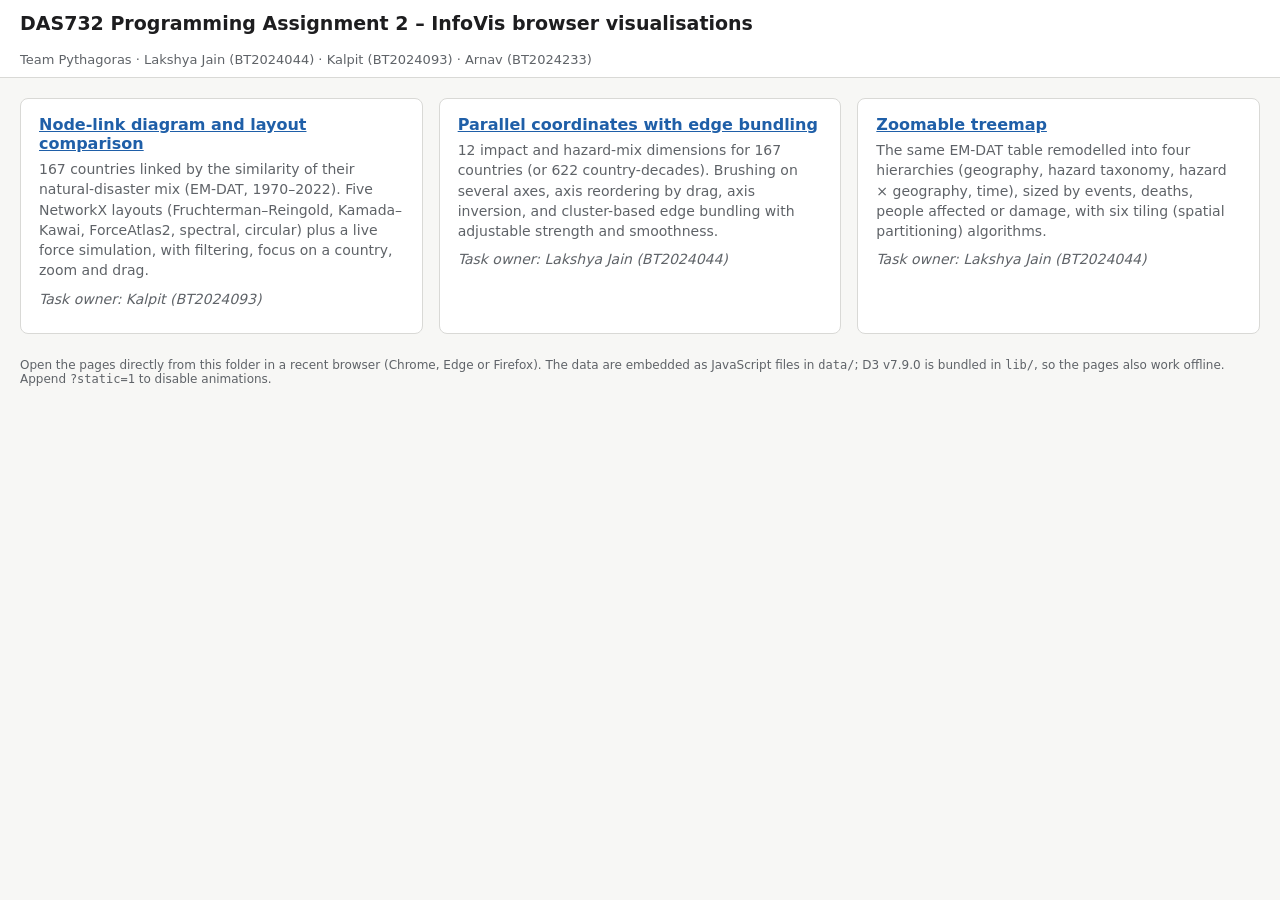
<file: code/web/index.html>
<!doctype html>
<html lang="en">
<head>
  <meta charset="utf-8">
  <meta name="viewport" content="width=device-width, initial-scale=1">
  <title>DAS732 A2 – InfoVis</title>
  <link rel="stylesheet" href="css/style.css">
</head>
<body>
  <header class="top">
    <h1>DAS732 Programming Assignment 2 – InfoVis browser visualisations</h1>
    <span class="sub">Team Pythagoras · Lakshya Jain (BT2024044) · Kalpit (BT2024093) · Arnav (BT2024233)</span>
  </header>
  <div class="cards">
    <div class="card">
      <h2><a href="network.html">Node-link diagram and layout comparison</a></h2>
      <p>167 countries linked by the similarity of their natural-disaster mix (EM-DAT, 1970–2022). Five NetworkX layouts
        (Fruchterman–Reingold, Kamada–Kawai, ForceAtlas2, spectral, circular) plus a live force simulation, with
        filtering, focus on a country, zoom and drag.</p>
      <p><i>Task owner: Kalpit (BT2024093)</i></p>
    </div>
    <div class="card">
      <h2><a href="parallel_coordinates.html">Parallel coordinates with edge bundling</a></h2>
      <p>12 impact and hazard-mix dimensions for 167 countries (or 622 country-decades). Brushing on several axes,
        axis reordering by drag, axis inversion, and cluster-based edge bundling with adjustable strength and smoothness.</p>
      <p><i>Task owner: Lakshya Jain (BT2024044)</i></p>
    </div>
    <div class="card">
      <h2><a href="treemap.html">Zoomable treemap</a></h2>
      <p>The same EM-DAT table remodelled into four hierarchies (geography, hazard taxonomy, hazard × geography, time),
        sized by events, deaths, people affected or damage, with six tiling (spatial partitioning) algorithms.</p>
      <p><i>Task owner: Lakshya Jain (BT2024044)</i></p>
    </div>
  </div>
  <div class="footer-note">Open the pages directly from this folder in a recent browser (Chrome, Edge or Firefox). The data are embedded as JavaScript files in <code>data/</code>; D3 v7.9.0 is bundled in <code>lib/</code>, so the pages also work offline. Append <code>?static=1</code> to disable animations.</div>
</body>
</html>
</file>
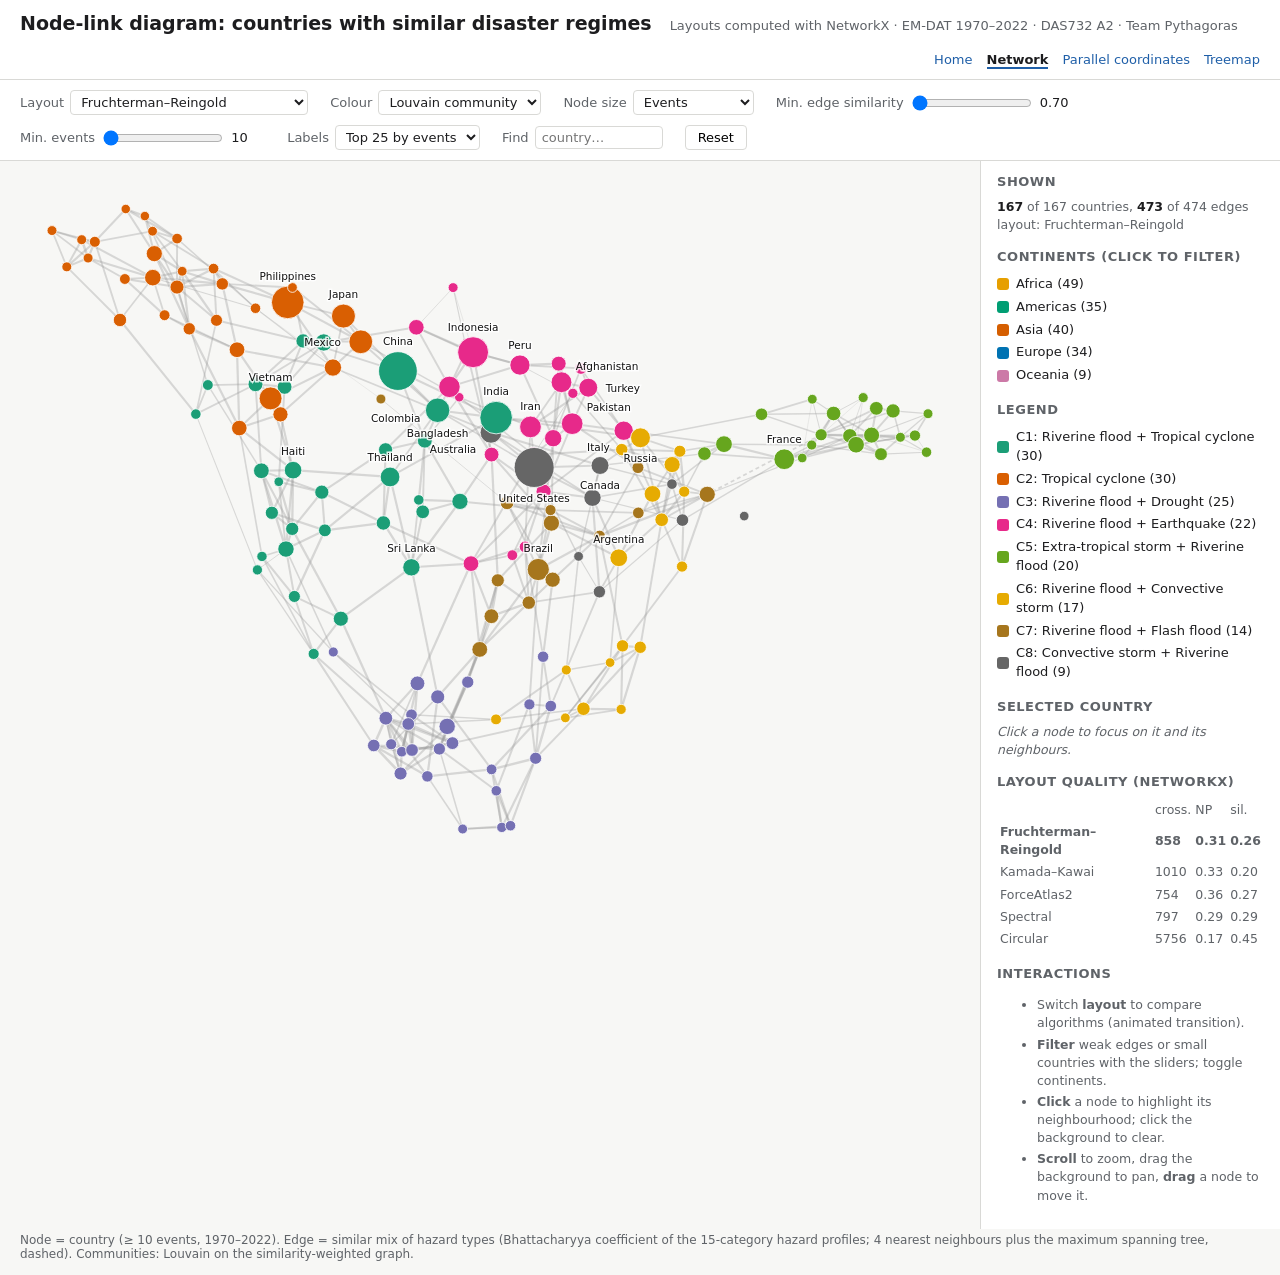
<file: code/web/network.html>
<!doctype html>
<html lang="en">
<head>
  <meta charset="utf-8">
  <meta name="viewport" content="width=device-width, initial-scale=1">
  <title>Disaster-Regime Network</title>
  <link rel="stylesheet" href="css/style.css">
  <script src="lib/d3.v7.9.0.min.js"></script>
  <script>window.d3 || document.write('<script src="https://cdn.jsdelivr.net/npm/d3@7.9.0/dist/d3.min.js"><\/script>');</script>
  <script src="data/network_data.js"></script>
</head>
<body>
  <header class="top">
    <h1>Node-link diagram: countries with similar disaster regimes</h1>
    <span class="sub">Layouts computed with NetworkX · EM-DAT 1970–2022 · DAS732 A2 · Team Pythagoras</span>
    <nav>
      <a href="index.html">Home</a>
      <a href="network.html" class="active">Network</a>
      <a href="parallel_coordinates.html">Parallel coordinates</a>
      <a href="treemap.html">Treemap</a>
    </nav>
  </header>
  <div class="controls">
    <label>Layout <select id="layout"></select></label>
    <label>Colour <select id="color"><option value="community">Louvain community</option><option value="continent">Continent</option></select></label>
    <label>Node size <select id="size">
      <option value="events">Events</option><option value="deaths">Deaths</option>
      <option value="degree">Degree</option><option value="betweenness">Betweenness</option></select></label>
    <label>Min. edge similarity <input type="range" id="minWeight" min="0.70" max="0.99" step="0.01" value="0.70"><span class="val" id="minWeightVal"></span></label>
    <label>Min. events <input type="range" id="minEvents" min="1" max="3" step="0.05" value="1"><span class="val" id="minEventsVal"></span></label>
    <label>Labels <select id="labels"><option value="top">Top 25 by events</option><option value="all">All</option><option value="none">None</option></select></label>
    <label>Find <input type="text" id="search" placeholder="country…" size="12"></label>
    <button id="reset">Reset</button>
  </div>
  <div class="layout">
    <div class="chart"><svg id="net"></svg></div>
    <aside class="side">
      <h3>Shown</h3>
      <div class="status" id="status"></div>
      <h3>Continents (click to filter)</h3>
      <div id="contFilter"></div>
      <h3>Legend</h3>
      <div id="legend"></div>
      <h3>Selected country</h3>
      <div class="status" id="info"><i>Click a node to focus on it and its neighbours.</i></div>
      <h3>Layout quality (NetworkX)</h3>
      <div class="status" id="metrics"></div>
      <h3>Interactions</h3>
      <ul class="help">
        <li>Switch <b>layout</b> to compare algorithms (animated transition).</li>
        <li><b>Filter</b> weak edges or small countries with the sliders; toggle continents.</li>
        <li><b>Click</b> a node to highlight its neighbourhood; click the background to clear.</li>
        <li><b>Scroll</b> to zoom, drag the background to pan, <b>drag</b> a node to move it.</li>
      </ul>
    </aside>
  </div>
  <div class="footer-note">Node = country (≥ 10 events, 1970–2022). Edge = similar mix of hazard types (Bhattacharyya coefficient of the 15-category hazard profiles; 4 nearest neighbours plus the maximum spanning tree, dashed). Communities: Louvain on the similarity-weighted graph.</div>
  <script src="js/common.js"></script>
  <script src="js/network.js"></script>
</body>
</html>
</file>
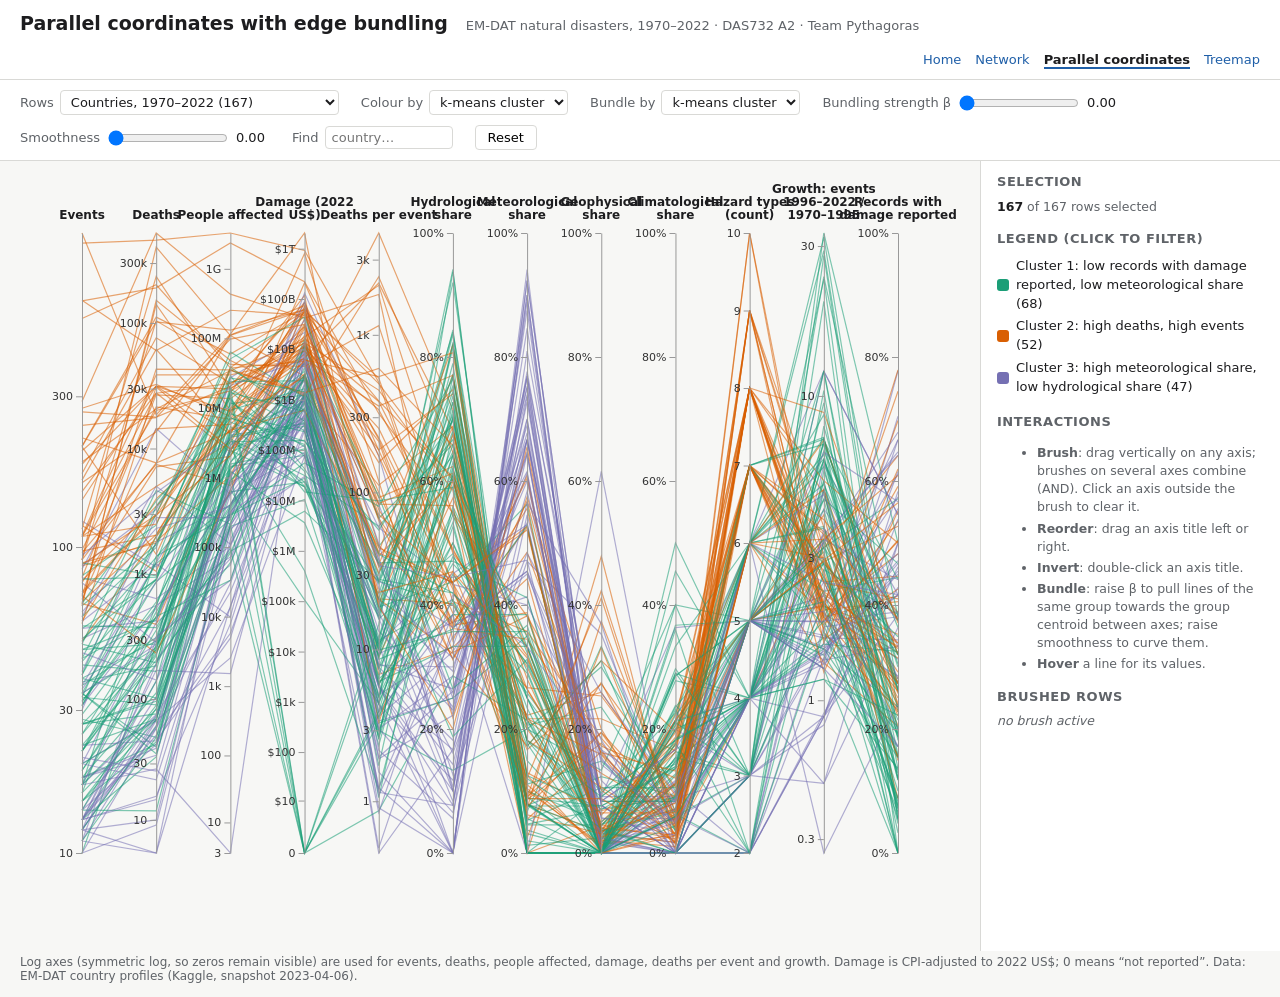
<file: code/web/parallel_coordinates.html>
<!doctype html>
<html lang="en">
<head>
  <meta charset="utf-8">
  <meta name="viewport" content="width=device-width, initial-scale=1">
  <title>Parallel Coordinates – Disaster Profiles</title>
  <link rel="stylesheet" href="css/style.css">
  <script src="lib/d3.v7.9.0.min.js"></script>
  <script>window.d3 || document.write('<script src="https://cdn.jsdelivr.net/npm/d3@7.9.0/dist/d3.min.js"><\/script>');</script>
  <script src="data/pcp_data.js"></script>
</head>
<body>
  <header class="top">
    <h1>Parallel coordinates with edge bundling</h1>
    <span class="sub">EM-DAT natural disasters, 1970–2022 · DAS732 A2 · Team Pythagoras</span>
    <nav>
      <a href="index.html">Home</a>
      <a href="network.html">Network</a>
      <a href="parallel_coordinates.html" class="active">Parallel coordinates</a>
      <a href="treemap.html">Treemap</a>
    </nav>
  </header>
  <div class="controls">
    <label>Rows
      <select id="view">
        <option value="country">Countries, 1970–2022 (167)</option>
        <option value="decade">Country-decades, 1970s–2010s (622)</option>
      </select>
    </label>
    <label>Colour by
      <select id="color">
        <option value="cluster">k-means cluster</option>
        <option value="continent">Continent</option>
      </select>
    </label>
    <label>Bundle by
      <select id="group">
        <option value="cluster">k-means cluster</option>
        <option value="continent">Continent</option>
      </select>
    </label>
    <label>Bundling strength β <input type="range" id="bundle" min="0" max="1" step="0.05" value="0"><span class="val" id="bundleVal">0</span></label>
    <label>Smoothness <input type="range" id="smooth" min="0" max="0.25" step="0.01" value="0"><span class="val" id="smoothVal">0</span></label>
    <label>Find <input type="text" id="search" placeholder="country…" size="12"></label>
    <button id="reset">Reset</button>
  </div>
  <div class="layout">
    <div class="chart"><svg id="pcp"></svg></div>
    <aside class="side">
      <h3>Selection</h3>
      <div class="status" id="status"></div>
      <h3>Legend (click to filter)</h3>
      <div id="legend"></div>
      <h3>Interactions</h3>
      <ul class="help">
        <li><b>Brush</b>: drag vertically on any axis; brushes on several axes combine (AND). Click an axis outside the brush to clear it.</li>
        <li><b>Reorder</b>: drag an axis title left or right.</li>
        <li><b>Invert</b>: double-click an axis title.</li>
        <li><b>Bundle</b>: raise β to pull lines of the same group towards the group centroid between axes; raise smoothness to curve them.</li>
        <li><b>Hover</b> a line for its values.</li>
      </ul>
      <h3>Brushed rows</h3>
      <div class="status" id="list"></div>
    </aside>
  </div>
  <div class="footer-note">Log axes (symmetric log, so zeros remain visible) are used for events, deaths, people affected, damage, deaths per event and growth. Damage is CPI-adjusted to 2022 US$; 0 means “not reported”. Data: EM-DAT country profiles (Kaggle, snapshot 2023-04-06).</div>
  <script src="js/common.js"></script>
  <script src="js/pcp.js"></script>
</body>
</html>
</file>
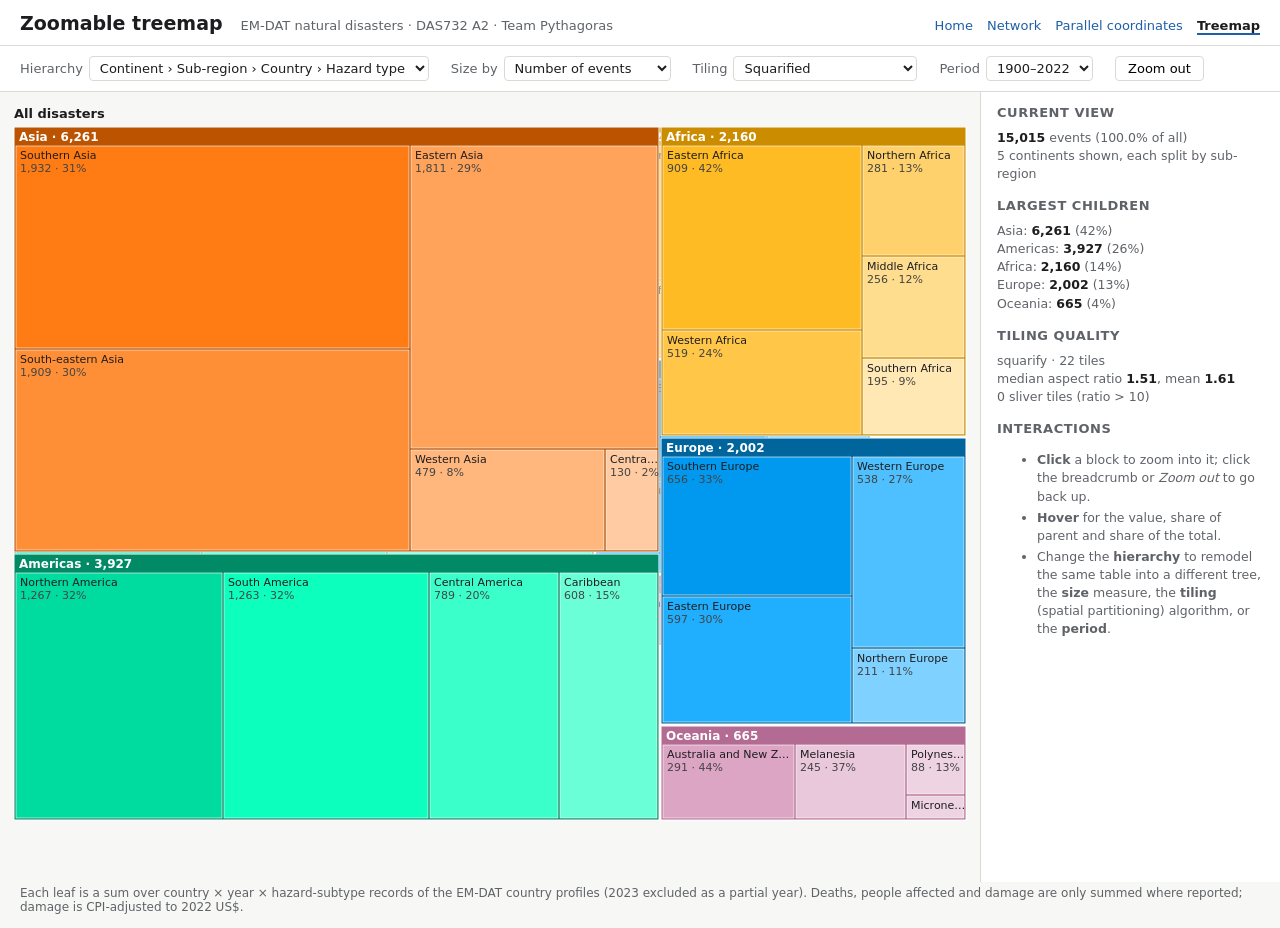
<file: code/web/treemap.html>
<!doctype html>
<html lang="en">
<head>
  <meta charset="utf-8">
  <meta name="viewport" content="width=device-width, initial-scale=1">
  <title>Zoomable Treemap – Disaster Impacts</title>
  <link rel="stylesheet" href="css/style.css">
  <script src="lib/d3.v7.9.0.min.js"></script>
  <script>window.d3 || document.write('<script src="https://cdn.jsdelivr.net/npm/d3@7.9.0/dist/d3.min.js"><\/script>');</script>
  <script src="data/treemap_data.js"></script>
</head>
<body>
  <header class="top">
    <h1>Zoomable treemap</h1>
    <span class="sub">EM-DAT natural disasters · DAS732 A2 · Team Pythagoras</span>
    <nav>
      <a href="index.html">Home</a>
      <a href="network.html">Network</a>
      <a href="parallel_coordinates.html">Parallel coordinates</a>
      <a href="treemap.html" class="active">Treemap</a>
    </nav>
  </header>
  <div class="controls">
    <label>Hierarchy
      <select id="hier">
        <option value="geo">Continent › Sub-region › Country › Hazard type</option>
        <option value="hazard">Hazard group › Type › Subtype › Continent</option>
        <option value="hazgeo">Hazard group › Type › Continent › Country</option>
        <option value="time">Decade › Hazard group › Type › Subtype</option>
      </select>
    </label>
    <label>Size by
      <select id="measure">
        <option value="events">Number of events</option>
        <option value="deaths">Deaths</option>
        <option value="affected">People affected</option>
        <option value="damage">Damage (2022 US$)</option>
      </select>
    </label>
    <label>Tiling
      <select id="tile">
        <option value="squarify">Squarified</option>
        <option value="binary">Binary</option>
        <option value="sliceDice">Slice-and-dice</option>
        <option value="slice">Slice (horizontal strips)</option>
        <option value="dice">Dice (vertical strips)</option>
        <option value="resquarify">Resquarified (stable)</option>
      </select>
    </label>
    <label>Period
      <select id="period">
        <option value="1900">1900–2022</option>
        <option value="1970">1970–2022</option>
        <option value="2000">2000–2022</option>
      </select>
    </label>
    <button id="up">Zoom out</button>
  </div>
  <div class="layout">
    <div class="chart">
      <div class="breadcrumb" id="crumbs"></div>
      <svg id="tm"></svg>
    </div>
    <aside class="side">
      <h3>Current view</h3>
      <div class="status" id="status"></div>
      <h3>Largest children</h3>
      <div class="status" id="top"></div>
      <h3>Tiling quality</h3>
      <div class="status" id="aspect"></div>
      <h3>Interactions</h3>
      <ul class="help">
        <li><b>Click</b> a block to zoom into it; click the breadcrumb or <i>Zoom out</i> to go back up.</li>
        <li><b>Hover</b> for the value, share of parent and share of the total.</li>
        <li>Change the <b>hierarchy</b> to remodel the same table into a different tree, the <b>size</b> measure, the <b>tiling</b> (spatial partitioning) algorithm, or the <b>period</b>.</li>
      </ul>
    </aside>
  </div>
  <div class="footer-note">Each leaf is a sum over country × year × hazard-subtype records of the EM-DAT country profiles (2023 excluded as a partial year). Deaths, people affected and damage are only summed where reported; damage is CPI-adjusted to 2022 US$.</div>
  <script src="js/common.js"></script>
  <script src="js/treemap.js"></script>
</body>
</html>
</file>
<file: code/web/css/style.css>
:root {
  --bg: #f7f7f5;
  --panel: #ffffff;
  --ink: #1d1d1f;
  --muted: #5f6368;
  --line: #d9d9d6;
  --accent: #1f5fa8;
  --accent-soft: #e5eef9;
  --font: "Segoe UI", system-ui, -apple-system, Roboto, Helvetica, Arial, sans-serif;
}
* { box-sizing: border-box; }
html, body { margin: 0; padding: 0; background: var(--bg); color: var(--ink); font-family: var(--font); font-size: 14px; }
a { color: var(--accent); }
header.top {
  display: flex; align-items: baseline; gap: 18px; flex-wrap: wrap;
  padding: 12px 20px 10px; background: var(--panel); border-bottom: 1px solid var(--line);
}
header.top h1 { font-size: 19px; margin: 0; font-weight: 650; }
header.top .sub { color: var(--muted); font-size: 13px; }
header.top nav { margin-left: auto; display: flex; gap: 14px; font-size: 13px; }
header.top nav a { text-decoration: none; }
header.top nav a.active { font-weight: 650; color: var(--ink); border-bottom: 2px solid var(--accent); }
.controls {
  display: flex; flex-wrap: wrap; gap: 10px 22px; align-items: center;
  padding: 10px 20px; background: var(--panel); border-bottom: 1px solid var(--line); font-size: 13px;
}
.controls label { display: inline-flex; align-items: center; gap: 6px; color: var(--muted); }
.controls select, .controls input[type=text] {
  font: inherit; padding: 3px 6px; border: 1px solid var(--line); border-radius: 4px; background: #fff; color: var(--ink);
}
.controls input[type=range] { width: 120px; }
.controls button {
  font: inherit; padding: 4px 12px; border: 1px solid var(--line); border-radius: 4px; background: #fff; cursor: pointer;
}
.controls button:hover { background: var(--accent-soft); }
.controls .val { min-width: 34px; color: var(--ink); font-variant-numeric: tabular-nums; }
.layout { display: flex; gap: 0; }
.chart { flex: 1; min-width: 0; padding: 8px 12px; }
.side {
  width: 300px; flex: none; padding: 12px 16px; background: var(--panel); border-left: 1px solid var(--line);
  font-size: 13px; line-height: 1.45; min-height: calc(100vh - 110px);
}
.side h3 { font-size: 13px; text-transform: uppercase; letter-spacing: .04em; color: var(--muted); margin: 14px 0 6px; }
.side h3:first-child { margin-top: 0; }
.legend-item { display: flex; align-items: center; gap: 7px; cursor: pointer; padding: 2px 0; user-select: none; }
.legend-item.off { opacity: .35; }
.swatch { width: 12px; height: 12px; border-radius: 3px; flex: none; }
.status { color: var(--muted); font-size: 12.5px; }
.status b { color: var(--ink); }
.tooltip {
  position: fixed; pointer-events: none; background: rgba(255,255,255,.97); border: 1px solid var(--line);
  border-radius: 6px; padding: 8px 10px; font-size: 12.5px; box-shadow: 0 2px 10px rgba(0,0,0,.12);
  max-width: 320px; line-height: 1.4; opacity: 0; transition: opacity .12s; z-index: 10;
}
.tooltip .t { font-weight: 650; margin-bottom: 3px; }
.tooltip table { border-collapse: collapse; }
.tooltip td { padding: 0 8px 0 0; }
.tooltip td.v { text-align: right; font-variant-numeric: tabular-nums; }
.help { color: var(--muted); font-size: 12.5px; }
.help li { margin-bottom: 3px; }
svg text { font-family: var(--font); }
.axis text { font-size: 11px; fill: #333; }
.axis path, .axis line { stroke: #999; }
.axis-title { font-size: 12px; font-weight: 600; fill: var(--ink); cursor: move; }
.axis-title.inverted { fill: #b0431b; }
.brush .selection { fill: var(--accent); fill-opacity: .14; stroke: var(--accent); stroke-width: 1.2; }
.footer-note { color: var(--muted); font-size: 12px; padding: 4px 20px 14px; }
.breadcrumb { font-size: 13px; padding: 6px 2px; }
.breadcrumb span.crumb { color: var(--accent); cursor: pointer; }
.breadcrumb span.crumb:hover { text-decoration: underline; }
.breadcrumb span.sep { color: var(--muted); margin: 0 6px; }
.cards { display: grid; grid-template-columns: repeat(auto-fit, minmax(280px, 1fr)); gap: 16px; padding: 20px; }
.card { background: var(--panel); border: 1px solid var(--line); border-radius: 8px; padding: 16px 18px; }
.card h2 { font-size: 16px; margin: 0 0 6px; }
.card p { margin: 0 0 8px; color: var(--muted); line-height: 1.45; }
</file>
